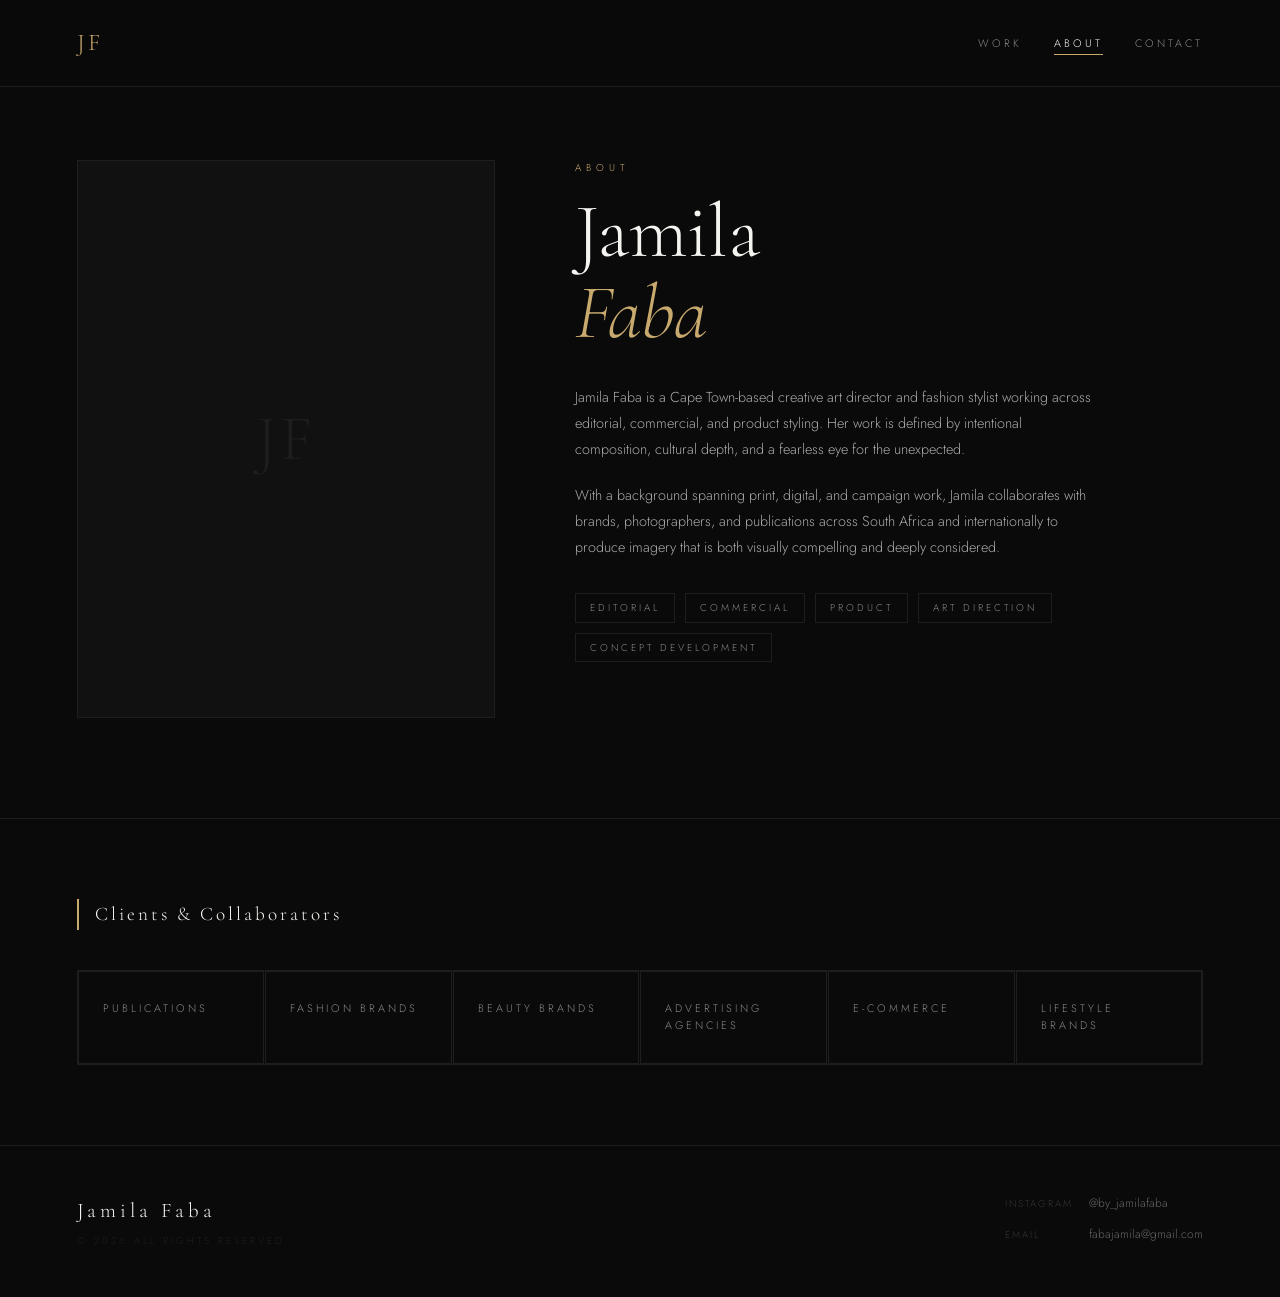
<file: about.html>
<!DOCTYPE html>
<html lang="en">
<head>
  <meta charset="UTF-8">
  <meta name="viewport" content="width=device-width, initial-scale=1.0">
  <title>About — Jamila Faba</title>
  <link rel="stylesheet" href="style.css">
  <link rel="preconnect" href="https://fonts.googleapis.com">
  <link href="https://fonts.googleapis.com/css2?family=Cormorant+Garamond:ital,wght@0,300;0,400;1,300&family=Jost:wght@200;300;400&display=swap" rel="stylesheet">
</head>
<body class="page-loaded">

  <nav id="navbar">
    <a href="index.html" class="nav-logo">JF</a>
    <div class="nav-links">
      <a href="index.html" class="nav-link">Work</a>
      <a href="about.html" class="nav-link active">About</a>
      <a href="contact.html" class="nav-link">Contact</a>
    </div>
  </nav>

  <main class="page-main">
    <section class="about-hero">
      <div class="about-img-wrap">
        <div class="about-img-placeholder">
          <span>JF</span>
        </div>
      </div>
      <div class="about-text">
        <span class="eyebrow">About</span>
        <h1>Jamila<br><em>Faba</em></h1>
        <p class="about-bio">
          Jamila Faba is a Cape Town-based creative art director and fashion stylist working across editorial, commercial, and product styling. Her work is defined by intentional composition, cultural depth, and a fearless eye for the unexpected.
        </p>
        <p class="about-bio">
          With a background spanning print, digital, and campaign work, Jamila collaborates with brands, photographers, and publications across South Africa and internationally to produce imagery that is both visually compelling and deeply considered.
        </p>
        <div class="about-tags">
          <span>Editorial</span>
          <span>Commercial</span>
          <span>Product</span>
          <span>Art Direction</span>
          <span>Concept Development</span>
        </div>
      </div>
    </section>

    <section class="about-clients">
      <h2 class="section-label">Clients &amp; Collaborators</h2>
      <div class="clients-grid">
        <div class="client-item">Publications</div>
        <div class="client-item">Fashion Brands</div>
        <div class="client-item">Beauty Brands</div>
        <div class="client-item">Advertising Agencies</div>
        <div class="client-item">E-commerce</div>
        <div class="client-item">Lifestyle Brands</div>
      </div>
    </section>
  </main>

  <footer>
    <div class="footer-inner">
      <div class="footer-left">
        <p class="footer-name">Jamila Faba</p>
        <p class="footer-sub">© 2026 All rights reserved</p>
      </div>
      <div class="footer-right">
        <a href="https://instagram.com/by_jamilafaba" target="_blank" class="footer-link">
          <span>Instagram</span> @by_jamilafaba
        </a>
        <a href="mailto:fabajamila@gmail.com" class="footer-link">
          <span>Email</span> fabajamila@gmail.com
        </a>
      </div>
    </div>
  </footer>

  <script src="app.js"></script>
</body>
</html>
</file>
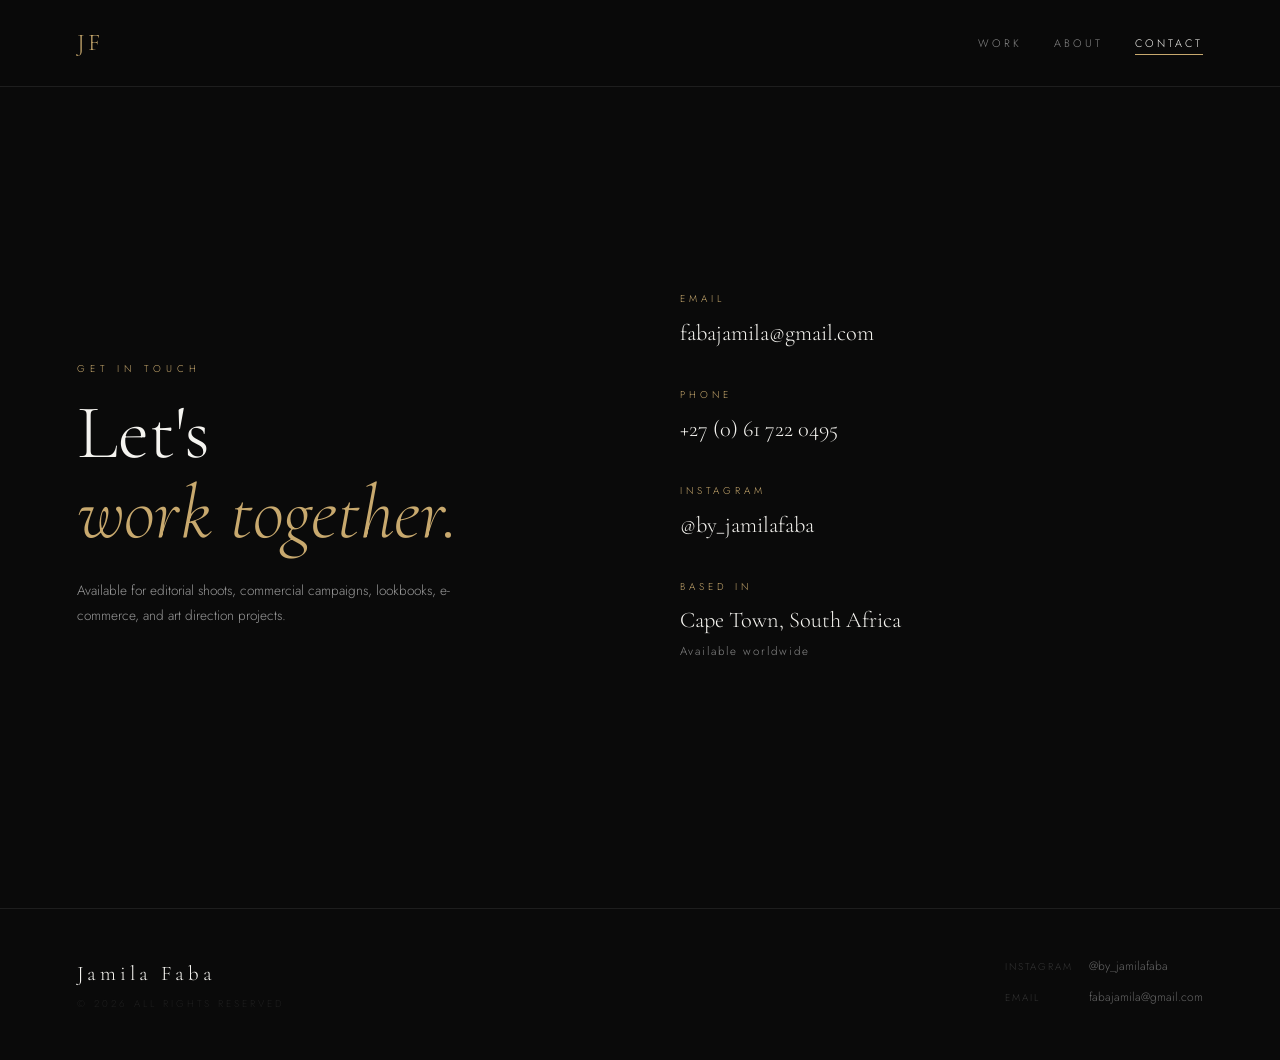
<file: contact.html>
<!DOCTYPE html>
<html lang="en">
<head>
  <meta charset="UTF-8">
  <meta name="viewport" content="width=device-width, initial-scale=1.0">
  <title>Contact — Jamila Faba</title>
  <link rel="stylesheet" href="style.css">
  <link rel="preconnect" href="https://fonts.googleapis.com">
  <link href="https://fonts.googleapis.com/css2?family=Cormorant+Garamond:ital,wght@0,300;0,400;1,300&family=Jost:wght@200;300;400&display=swap" rel="stylesheet">
</head>
<body class="page-loaded">

  <nav id="navbar">
    <a href="index.html" class="nav-logo">JF</a>
    <div class="nav-links">
      <a href="index.html" class="nav-link">Work</a>
      <a href="about.html" class="nav-link">About</a>
      <a href="contact.html" class="nav-link active">Contact</a>
    </div>
  </nav>

  <main class="page-main">
    <section class="contact-section">
      <div class="contact-left">
        <span class="eyebrow">Get in touch</span>
        <h1>Let's<br><em>work together.</em></h1>
        <p class="contact-intro">Available for editorial shoots, commercial campaigns, lookbooks, e-commerce, and art direction projects.</p>
      </div>
      <div class="contact-right">
        <div class="contact-block">
          <span class="contact-label">Email</span>
          <a href="mailto:fabajamila@gmail.com" class="contact-value">fabajamila@gmail.com</a>
        </div>
        <div class="contact-block">
          <span class="contact-label">Phone</span>
          <a href="tel:+27617220495" class="contact-value">+27 (0) 61 722 0495</a>
        </div>
        <div class="contact-block">
          <span class="contact-label">Instagram</span>
          <a href="https://instagram.com/by_jamilafaba" target="_blank" class="contact-value">@by_jamilafaba</a>
        </div>
        <div class="contact-block">
          <span class="contact-label">Based in</span>
          <p class="contact-value">Cape Town, South Africa<br><small>Available worldwide</small></p>
        </div>
      </div>
    </section>
  </main>

  <footer>
    <div class="footer-inner">
      <div class="footer-left">
        <p class="footer-name">Jamila Faba</p>
        <p class="footer-sub">© 2026 All rights reserved</p>
      </div>
      <div class="footer-right">
        <a href="https://instagram.com/by_jamilafaba" target="_blank" class="footer-link">
          <span>Instagram</span> @by_jamilafaba
        </a>
        <a href="mailto:fabajamila@gmail.com" class="footer-link">
          <span>Email</span> fabajamila@gmail.com
        </a>
      </div>
    </div>
  </footer>

  <script src="app.js"></script>
</body>
</html>
</file>
<file: style.css>
/* ── Reset & Base ── */
*, *::before, *::after { box-sizing: border-box; margin: 0; padding: 0; }

:root {
  --black:   #0a0a0a;
  --white:   #f5f4f0;
  --dim:     #888;
  --border:  #1e1e1e;
  --accent:  #c8a96e; /* warm gold — Jamila's world */
  --font-display: 'Cormorant Garamond', Georgia, serif;
  --font-body:    'Jost', 'Helvetica Neue', Arial, sans-serif;
}

html { scroll-behavior: smooth; }

body {
  background: var(--black);
  color: var(--white);
  font-family: var(--font-body);
  font-weight: 300;
  font-size: 15px;
  line-height: 1.6;
  overflow-x: hidden;
}

a { color: inherit; text-decoration: none; }
button { cursor: pointer; font-family: var(--font-body); }
img { display: block; width: 100%; }

.hidden { display: none !important; }

/* ── Splash ── */
#splash {
  position: fixed; inset: 0; z-index: 200;
  display: flex; align-items: center; justify-content: center;
  text-align: center;
  transition: transform 0.9s cubic-bezier(0.76, 0, 0.24, 1);
}
#splash.gone { transform: translateY(-100vh); pointer-events: none; }

.splash-bg {
  position: absolute; inset: 0;
  background:
    linear-gradient(to bottom, rgba(10,10,10,0.55) 0%, rgba(10,10,10,0.75) 100%),
    url('https://images.unsplash.com/photo-1509631179647-0177331693ae?auto=format&fit=crop&w=1920&q=80')
    center center / cover no-repeat;
}

.splash-content {
  position: relative; z-index: 1;
  display: flex; flex-direction: column; align-items: center; gap: 16px;
  padding: 24px;
}

.splash-eyebrow {
  font-family: var(--font-body);
  font-size: 0.65rem;
  letter-spacing: 5px;
  text-transform: uppercase;
  color: var(--accent);
  opacity: 0.9;
}

.splash-name {
  font-family: var(--font-display);
  font-size: clamp(3.5rem, 10vw, 7rem);
  font-weight: 300;
  letter-spacing: 6px;
  line-height: 1;
  text-transform: uppercase;
}

.splash-title {
  font-size: 0.75rem;
  letter-spacing: 4px;
  text-transform: lowercase;
  opacity: 0.7;
  margin-top: -6px;
}

.enter-btn {
  margin-top: 32px;
  background: transparent;
  border: 1px solid rgba(245,244,240,0.5);
  color: var(--white);
  padding: 13px 48px;
  font-size: 0.7rem;
  letter-spacing: 5px;
  text-transform: uppercase;
  transition: background 0.3s, color 0.3s, border-color 0.3s;
}
.enter-btn:hover {
  background: var(--white);
  color: var(--black);
  border-color: var(--white);
}

/* ── Navbar ── */
#navbar {
  position: fixed; top: 0; left: 0; width: 100%;
  display: flex; align-items: center; justify-content: space-between;
  padding: 24px 6%;
  background: rgba(10,10,10,0.95);
  border-bottom: 1px solid var(--border);
  z-index: 100;
  backdrop-filter: blur(6px);
}

.nav-logo {
  font-family: var(--font-display);
  font-size: 1.5rem;
  font-weight: 300;
  letter-spacing: 3px;
  color: var(--accent);
}

.nav-links {
  display: flex; align-items: center; gap: 32px;
}

.nav-link {
  font-size: 0.68rem;
  letter-spacing: 3px;
  text-transform: uppercase;
  color: var(--dim);
  transition: color 0.2s;
  position: relative;
}
.nav-link::after {
  content: '';
  position: absolute; bottom: -3px; left: 0;
  width: 0; height: 1px;
  background: var(--accent);
  transition: width 0.3s;
}
.nav-link:hover, .nav-link.active { color: var(--white); }
.nav-link.active::after, .nav-link:hover::after { width: 100%; }

.admin-trigger {
  font-size: 0.65rem;
  letter-spacing: 3px;
  text-transform: uppercase;
  color: var(--border);
  background: none; border: none;
  transition: color 0.2s;
}
.admin-trigger:hover { color: var(--dim); }

/* ── Hero ── */
#site { padding-top: 72px; }

.hero {
  min-height: 60vh;
  display: flex; flex-direction: column;
  justify-content: flex-end;
  padding: 6% 6% 48px;
  border-bottom: 1px solid var(--border);
  position: relative;
}

.hero-eyebrow {
  display: block;
  font-size: 0.65rem;
  letter-spacing: 5px;
  text-transform: uppercase;
  color: var(--accent);
  margin-bottom: 16px;
}

.hero-headline {
  font-family: var(--font-display);
  font-size: clamp(3.5rem, 8vw, 6.5rem);
  font-weight: 300;
  line-height: 1.05;
  letter-spacing: 2px;
}
.hero-headline em {
  font-style: italic;
  color: var(--accent);
}

.hero-scroll-hint {
  position: absolute; bottom: 48px; right: 6%;
  font-size: 0.65rem;
  letter-spacing: 4px;
  color: var(--dim);
  text-transform: uppercase;
  writing-mode: vertical-rl;
  animation: nudge 2s ease-in-out infinite;
}
@keyframes nudge {
  0%, 100% { transform: translateY(0); }
  50% { transform: translateY(6px); }
}

/* ── Filter Bar ── */
.filter-bar {
  display: flex; align-items: center; gap: 0;
  padding: 0 6%;
  border-bottom: 1px solid var(--border);
  overflow-x: auto;
}

.filter-btn {
  background: none; border: none;
  color: var(--dim);
  font-size: 0.68rem;
  letter-spacing: 3px;
  text-transform: uppercase;
  padding: 20px 24px;
  border-bottom: 2px solid transparent;
  transition: color 0.2s, border-color 0.2s;
  white-space: nowrap;
}
.filter-btn:hover { color: var(--white); }
.filter-btn.active {
  color: var(--white);
  border-bottom-color: var(--accent);
}

.upload-btn {
  margin-left: auto;
  background: none;
  border: 1px solid var(--border);
  color: var(--dim);
  font-size: 0.65rem;
  letter-spacing: 3px;
  text-transform: uppercase;
  padding: 8px 18px;
  transition: all 0.2s;
}
.upload-btn:hover {
  border-color: var(--white);
  color: var(--white);
}

/* ── Gallery ── */
.gallery {
  padding: 48px 6% 80px;
  columns: 3 320px;
  column-gap: 20px;
}

.gallery-item {
  break-inside: avoid;
  margin-bottom: 20px;
  position: relative;
  border: 1px solid var(--border);
  overflow: hidden;
  cursor: pointer;
}
.gallery-item img {
  display: block; width: 100%;
  transition: transform 0.6s cubic-bezier(0.25, 0.46, 0.45, 0.94);
}
.gallery-item:hover img { transform: scale(1.03); }

.gallery-item-overlay {
  position: absolute; inset: 0;
  background: linear-gradient(to top, rgba(10,10,10,0.7) 0%, transparent 50%);
  opacity: 0;
  transition: opacity 0.3s;
  display: flex; flex-direction: column;
  justify-content: flex-end;
  padding: 16px;
}
.gallery-item:hover .gallery-item-overlay { opacity: 1; }

.gallery-item-caption {
  font-size: 0.65rem;
  letter-spacing: 2px;
  text-transform: uppercase;
  color: var(--white);
}
.gallery-item-cat {
  font-size: 0.6rem;
  letter-spacing: 2px;
  color: var(--accent);
  text-transform: uppercase;
  margin-top: 4px;
}

.item-delete {
  position: absolute; top: 10px; right: 10px;
  background: rgba(10,10,10,0.85);
  border: 1px solid var(--dim);
  color: var(--white);
  width: 28px; height: 28px;
  display: none; align-items: center; justify-content: center;
  font-size: 0.9rem;
  z-index: 2;
}
body.admin .item-delete { display: flex; }
.item-delete:hover { background: #c00; border-color: #c00; }

/* Empty state */
.empty-state {
  grid-column: 1/-1;
  padding: 100px 0;
  text-align: center;
  color: var(--dim);
}
.empty-state p {
  font-size: 0.8rem;
  letter-spacing: 3px;
  text-transform: uppercase;
  margin-bottom: 12px;
}
.empty-state small {
  font-size: 0.65rem;
  letter-spacing: 2px;
  color: var(--border);
}

/* ── Modal ── */
.modal-overlay {
  position: fixed; inset: 0;
  background: rgba(10,10,10,0.92);
  z-index: 500;
  display: flex; align-items: center; justify-content: center;
  backdrop-filter: blur(4px);
}

.modal {
  background: var(--black);
  border: 1px solid #2a2a2a;
  padding: 44px;
  width: 90%; max-width: 440px;
  position: relative;
}

.modal h3 {
  font-family: var(--font-display);
  font-size: 1.4rem;
  font-weight: 300;
  letter-spacing: 2px;
  margin-bottom: 28px;
}

.modal-close {
  position: absolute; top: 16px; right: 20px;
  background: none; border: none;
  color: var(--dim); font-size: 1.6rem;
  line-height: 1; transition: color 0.2s;
}
.modal-close:hover { color: var(--white); }

.field { margin-bottom: 20px; }
.field label {
  display: block;
  font-size: 0.62rem;
  letter-spacing: 3px;
  text-transform: uppercase;
  color: var(--dim);
  margin-bottom: 8px;
}
.field select,
.field input[type="text"],
.field input[type="file"] {
  width: 100%;
  background: #111;
  border: 1px solid #2a2a2a;
  color: var(--white);
  padding: 10px 12px;
  font-family: var(--font-body);
  font-size: 0.82rem;
  outline: none;
  transition: border-color 0.2s;
}
.field select:focus,
.field input:focus { border-color: var(--accent); }
.field select option { background: #111; }

.submit-btn {
  width: 100%;
  background: var(--white);
  color: var(--black);
  border: none;
  padding: 14px;
  font-size: 0.7rem;
  letter-spacing: 4px;
  text-transform: uppercase;
  margin-top: 8px;
  transition: opacity 0.2s;
}
.submit-btn:hover { opacity: 0.85; }
.submit-btn:disabled { opacity: 0.4; cursor: not-allowed; }

/* ── Lightbox ── */
.lightbox {
  position: fixed; inset: 0;
  background: rgba(10,10,10,0.97);
  z-index: 600;
  display: flex; align-items: center; justify-content: center;
  gap: 24px;
}

.lb-img-wrap {
  max-width: 80vw; max-height: 88vh;
  display: flex; flex-direction: column; align-items: center; gap: 12px;
}
.lb-img-wrap img {
  max-width: 80vw; max-height: 80vh;
  width: auto; height: auto;
  object-fit: contain;
  border: 1px solid var(--border);
}

.lb-caption {
  font-size: 0.65rem;
  letter-spacing: 3px;
  text-transform: uppercase;
  color: var(--dim);
}

.lb-close {
  position: absolute; top: 24px; right: 32px;
  background: none; border: none;
  color: var(--dim); font-size: 2rem;
  transition: color 0.2s;
}
.lb-close:hover { color: var(--white); }

.lb-prev, .lb-next {
  background: none; border: none;
  color: var(--dim); font-size: 3rem;
  padding: 16px;
  transition: color 0.2s;
  user-select: none;
}
.lb-prev:hover, .lb-next:hover { color: var(--white); }

/* ── Admin bar ── */
.admin-bar {
  position: fixed; bottom: 0; left: 0; width: 100%;
  background: #0d1a0d;
  color: #4caf50;
  text-align: center;
  font-size: 0.62rem;
  letter-spacing: 3px;
  text-transform: uppercase;
  padding: 8px;
  z-index: 400;
}
.admin-bar button {
  background: none; border: 1px solid #4caf50;
  color: #4caf50; font-size: 0.6rem;
  letter-spacing: 2px; text-transform: uppercase;
  padding: 2px 10px; margin-left: 8px;
  cursor: pointer;
}

/* ── About page ── */
.page-main { padding-top: 80px; }

.about-hero {
  display: grid;
  grid-template-columns: 1fr 1.5fr;
  gap: 80px;
  padding: 80px 6% 100px;
  border-bottom: 1px solid var(--border);
  align-items: start;
}

.about-img-placeholder {
  aspect-ratio: 3/4;
  background: #111;
  border: 1px solid var(--border);
  display: flex; align-items: center; justify-content: center;
}
.about-img-placeholder span {
  font-family: var(--font-display);
  font-size: 4rem;
  color: var(--border);
  letter-spacing: 4px;
}

.eyebrow {
  display: block;
  font-size: 0.62rem;
  letter-spacing: 5px;
  text-transform: uppercase;
  color: var(--accent);
  margin-bottom: 16px;
}

.about-text h1 {
  font-family: var(--font-display);
  font-size: clamp(3rem, 6vw, 5rem);
  font-weight: 300;
  line-height: 1.05;
  margin-bottom: 32px;
}
.about-text h1 em { font-style: italic; color: var(--accent); }

.about-bio {
  color: #aaa;
  font-size: 0.9rem;
  line-height: 1.8;
  margin-bottom: 20px;
  max-width: 520px;
}

.about-tags {
  display: flex; flex-wrap: wrap; gap: 10px;
  margin-top: 32px;
}
.about-tags span {
  border: 1px solid var(--border);
  color: var(--dim);
  font-size: 0.62rem;
  letter-spacing: 3px;
  text-transform: uppercase;
  padding: 6px 14px;
}

.about-clients {
  padding: 80px 6%;
}
.section-label {
  font-family: var(--font-display);
  font-size: 1.2rem;
  font-weight: 300;
  letter-spacing: 3px;
  margin-bottom: 40px;
  border-left: 2px solid var(--accent);
  padding-left: 16px;
}

.clients-grid {
  display: grid;
  grid-template-columns: repeat(auto-fill, minmax(180px, 1fr));
  gap: 1px;
  border: 1px solid var(--border);
}
.client-item {
  padding: 28px 24px;
  border: 1px solid var(--border);
  font-size: 0.68rem;
  letter-spacing: 3px;
  text-transform: uppercase;
  color: var(--dim);
  transition: color 0.2s, background 0.2s;
}
.client-item:hover { color: var(--white); background: #111; }

/* ── Contact page ── */
.contact-section {
  display: grid;
  grid-template-columns: 1fr 1fr;
  gap: 80px;
  padding: 100px 6%;
  min-height: calc(100vh - 72px);
  align-items: center;
}

.contact-left h1 {
  font-family: var(--font-display);
  font-size: clamp(3rem, 6vw, 5rem);
  font-weight: 300;
  line-height: 1.05;
  margin-bottom: 24px;
}
.contact-left h1 em { font-style: italic; color: var(--accent); }

.contact-intro {
  color: #999;
  font-size: 0.85rem;
  line-height: 1.8;
  max-width: 400px;
}

.contact-block {
  margin-bottom: 36px;
}
.contact-label {
  display: block;
  font-size: 0.62rem;
  letter-spacing: 4px;
  text-transform: uppercase;
  color: var(--accent);
  margin-bottom: 8px;
}
.contact-value {
  font-family: var(--font-display);
  font-size: 1.4rem;
  font-weight: 300;
  color: var(--white);
  transition: color 0.2s;
}
a.contact-value:hover { color: var(--accent); }
.contact-value small {
  display: block;
  font-family: var(--font-body);
  font-size: 0.72rem;
  color: var(--dim);
  margin-top: 4px;
  letter-spacing: 2px;
}

/* ── Footer ── */
footer {
  border-top: 1px solid var(--border);
  padding: 48px 6%;
}

.footer-inner {
  display: flex;
  justify-content: space-between;
  align-items: flex-start;
  flex-wrap: wrap;
  gap: 32px;
  max-width: 1400px;
  margin: 0 auto;
}

.footer-name {
  font-family: var(--font-display);
  font-size: 1.3rem;
  font-weight: 300;
  letter-spacing: 4px;
  margin-bottom: 6px;
}
.footer-sub {
  font-size: 0.62rem;
  letter-spacing: 3px;
  color: var(--border);
  text-transform: uppercase;
}

.footer-right {
  display: flex; flex-direction: column; gap: 12px;
}
.footer-link {
  font-size: 0.75rem;
  color: #666;
  transition: color 0.2s;
}
.footer-link:hover { color: var(--white); }
.footer-link span {
  color: #333;
  display: inline-block;
  width: 80px;
  font-size: 0.62rem;
  letter-spacing: 2px;
  text-transform: uppercase;
}

/* ── Responsive ── */
@media (max-width: 768px) {
  #navbar { padding: 18px 5%; }
  .nav-links { gap: 18px; }
  .hero { padding: 5% 5% 40px; }
  .gallery { columns: 2 150px; padding: 32px 5% 60px; }
  .about-hero { grid-template-columns: 1fr; gap: 40px; padding: 60px 5%; }
  .contact-section { grid-template-columns: 1fr; padding: 60px 5%; }
  footer { padding: 40px 5%; }
}

@media (max-width: 480px) {
  .nav-links { gap: 12px; }
  .gallery { columns: 1; }
  .hero-headline { font-size: 2.8rem; }
}
</file>
